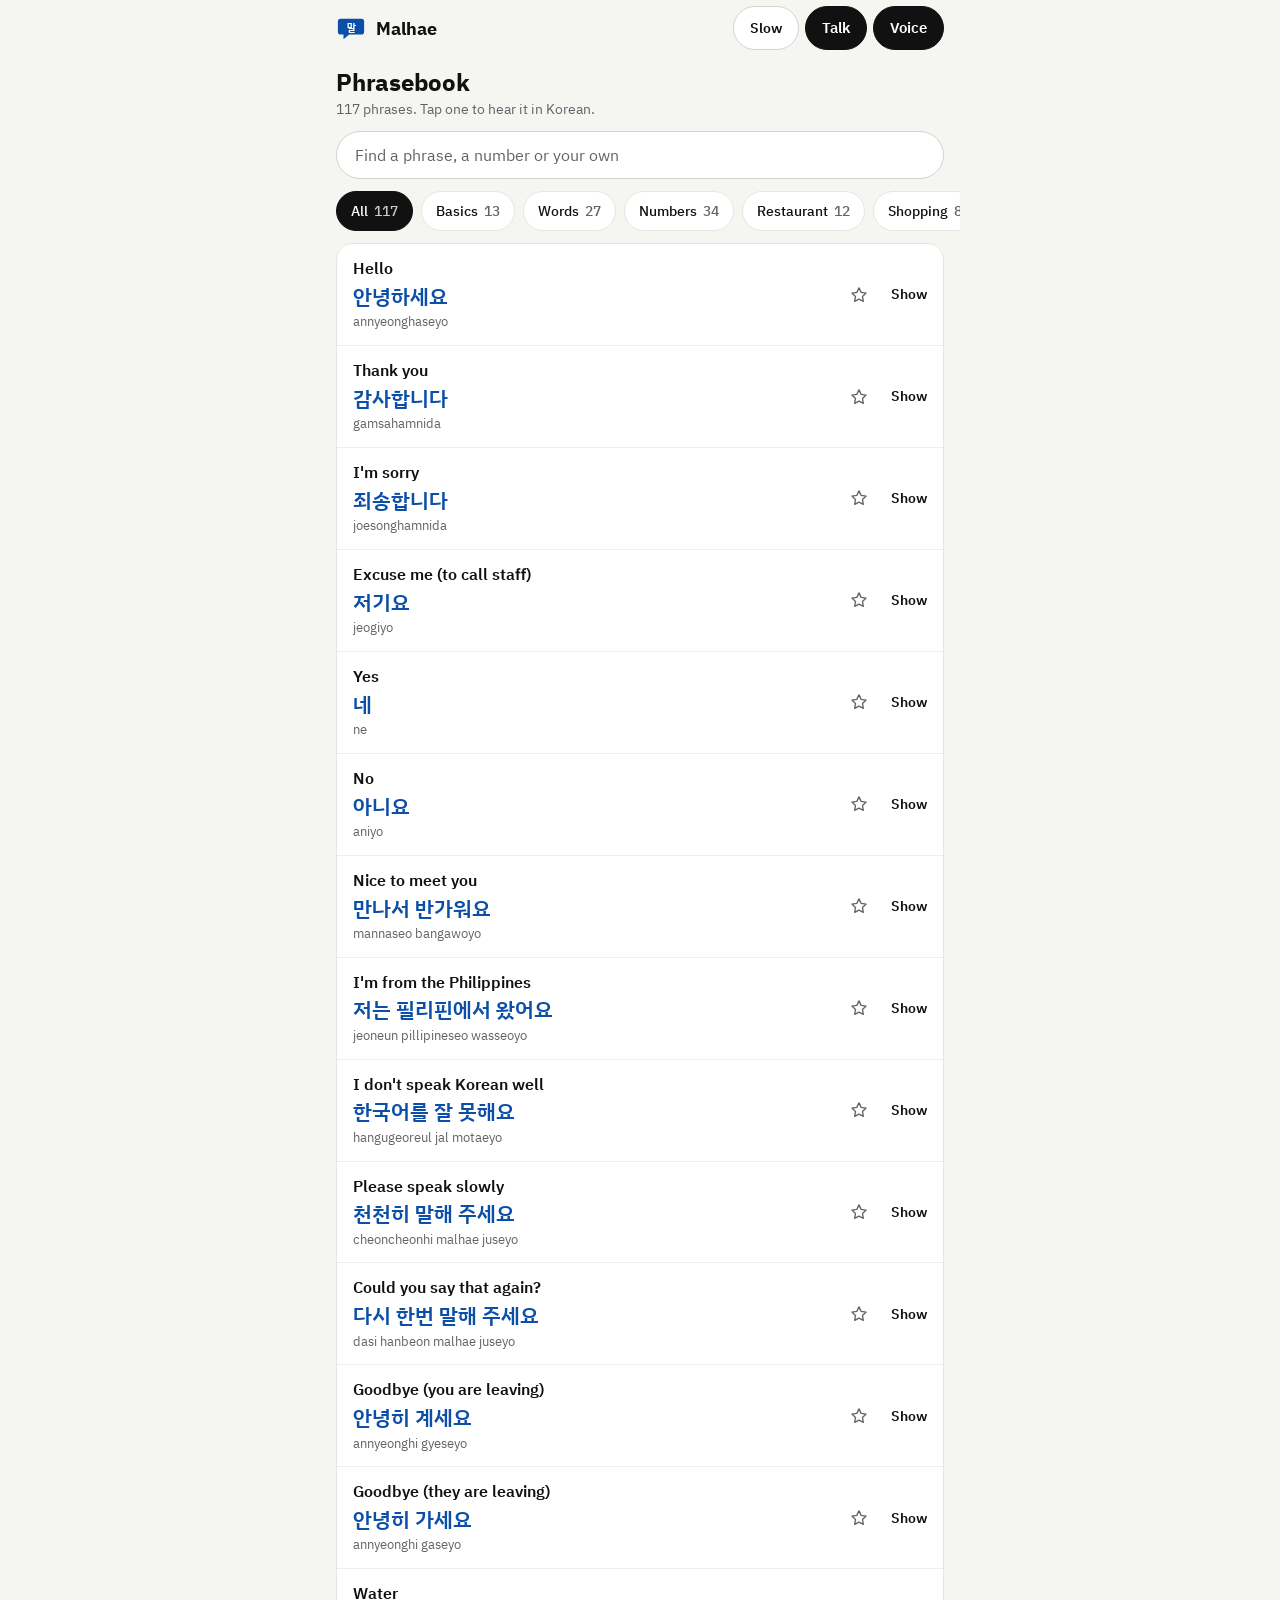
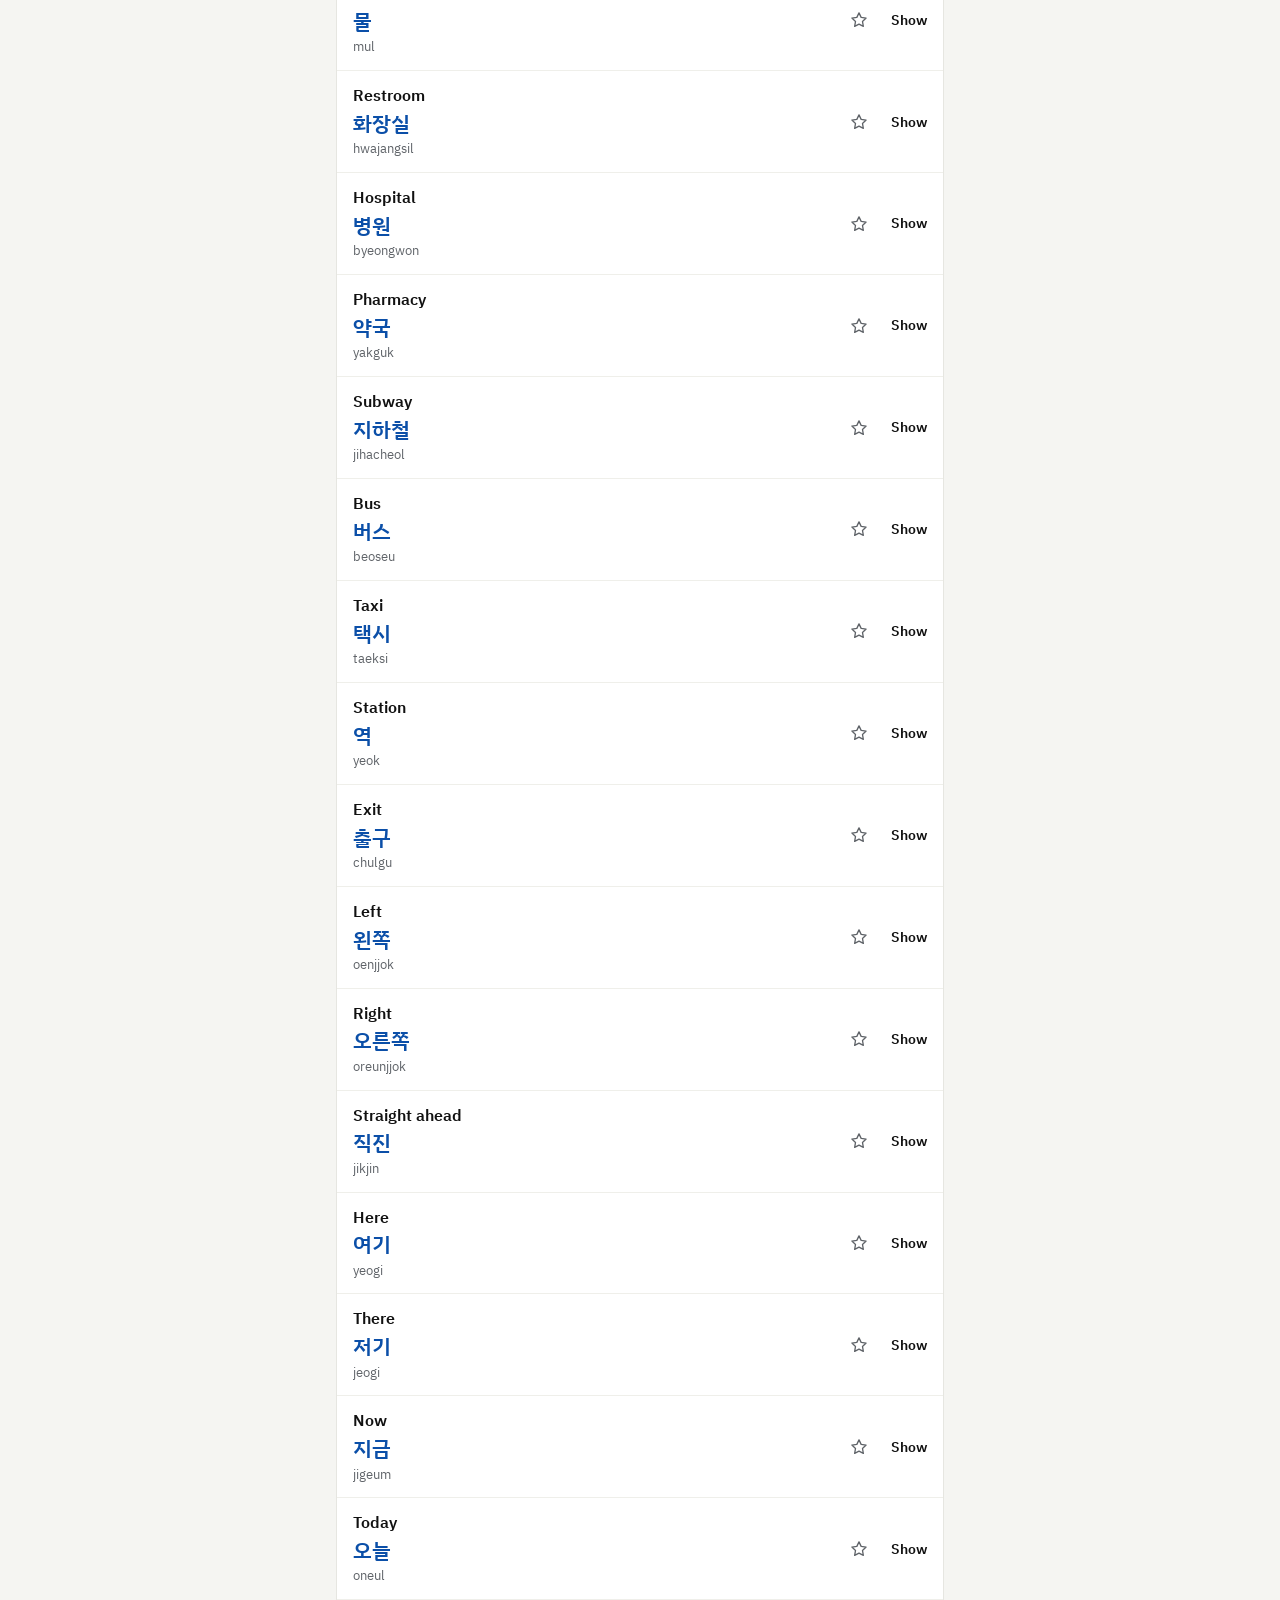
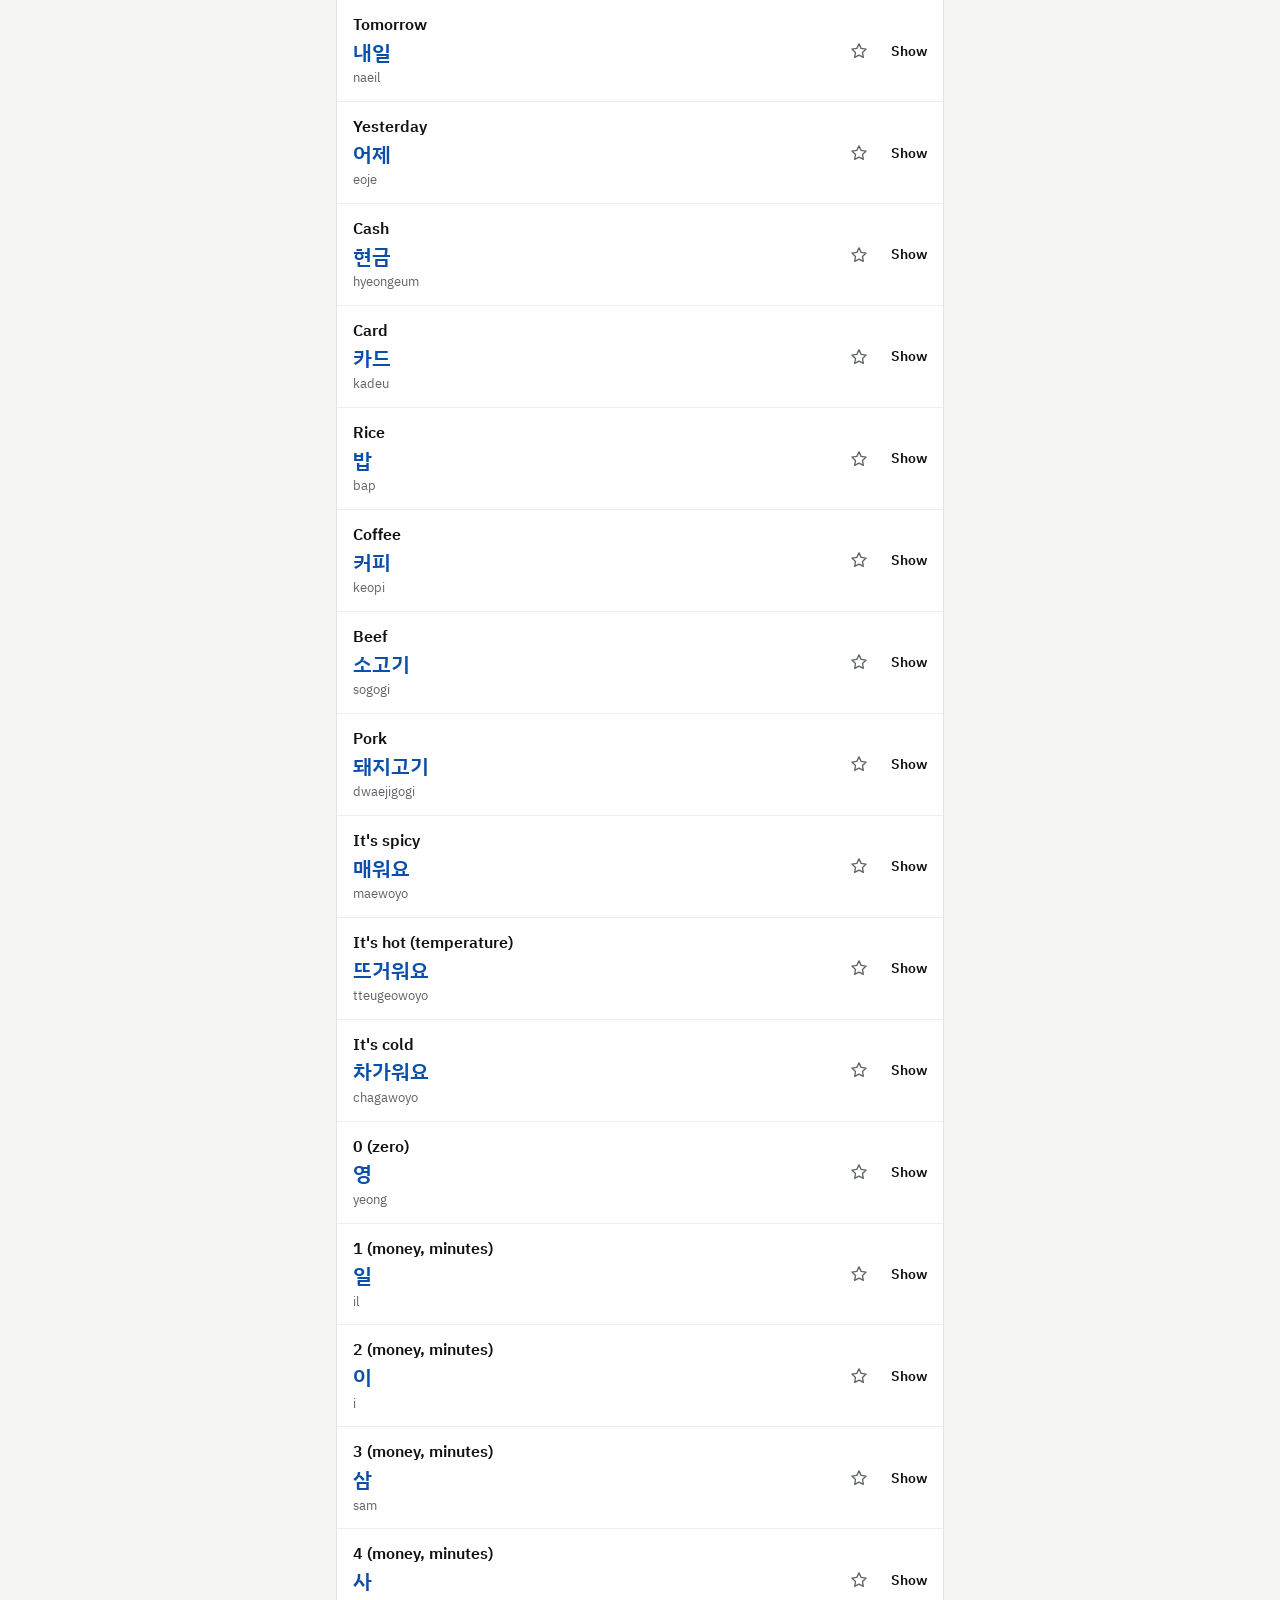
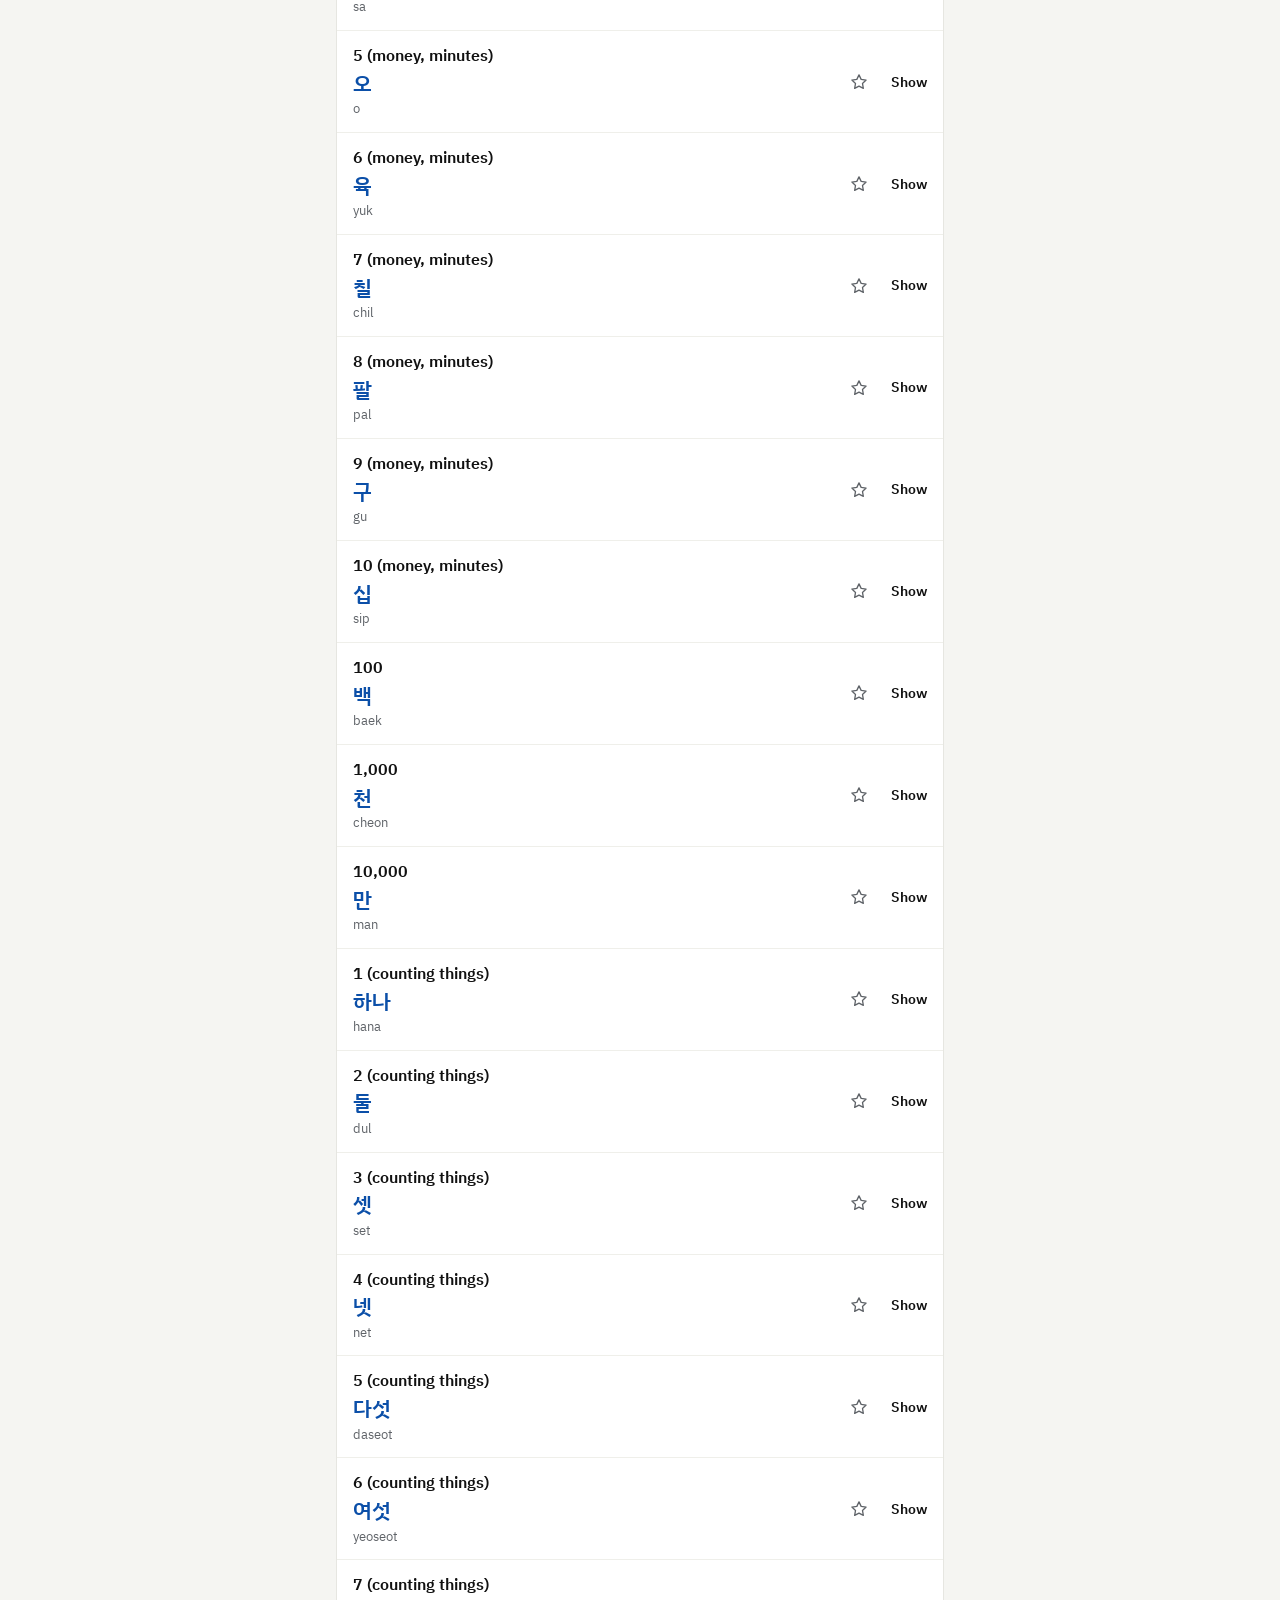
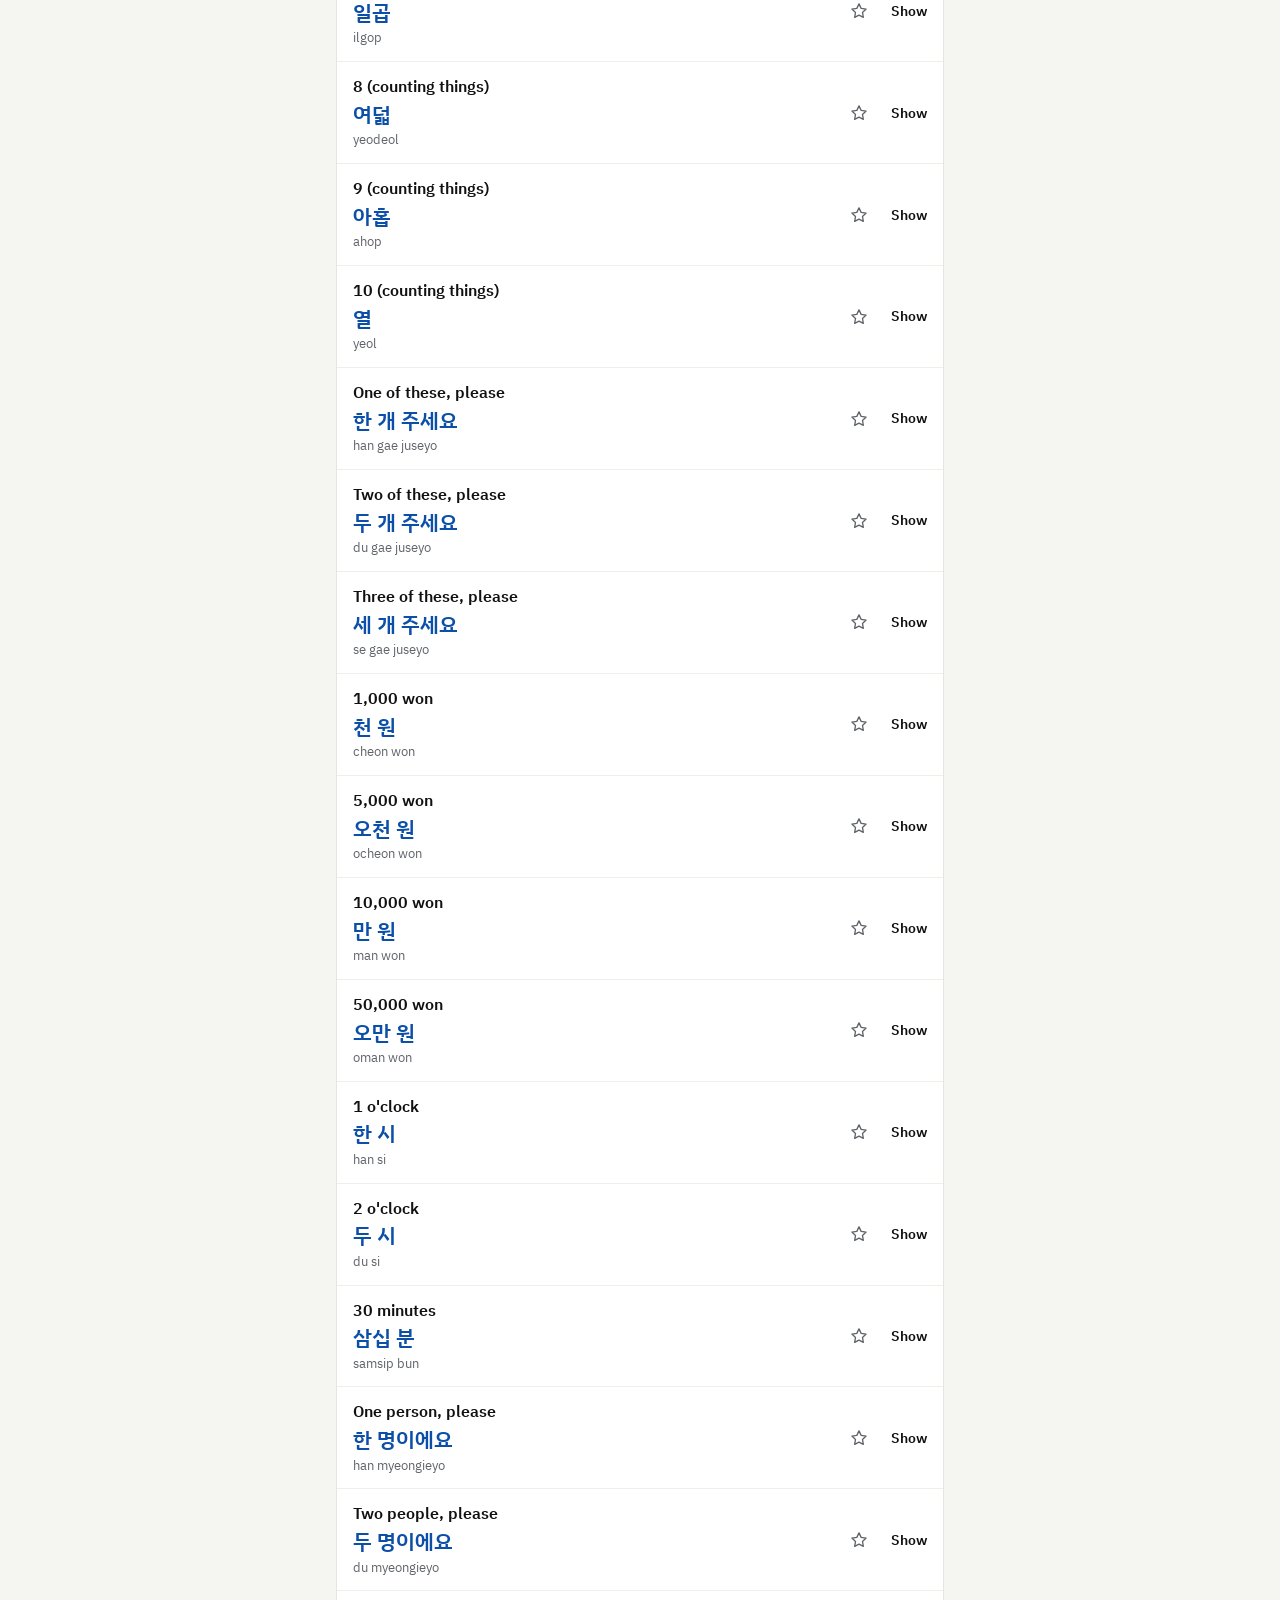
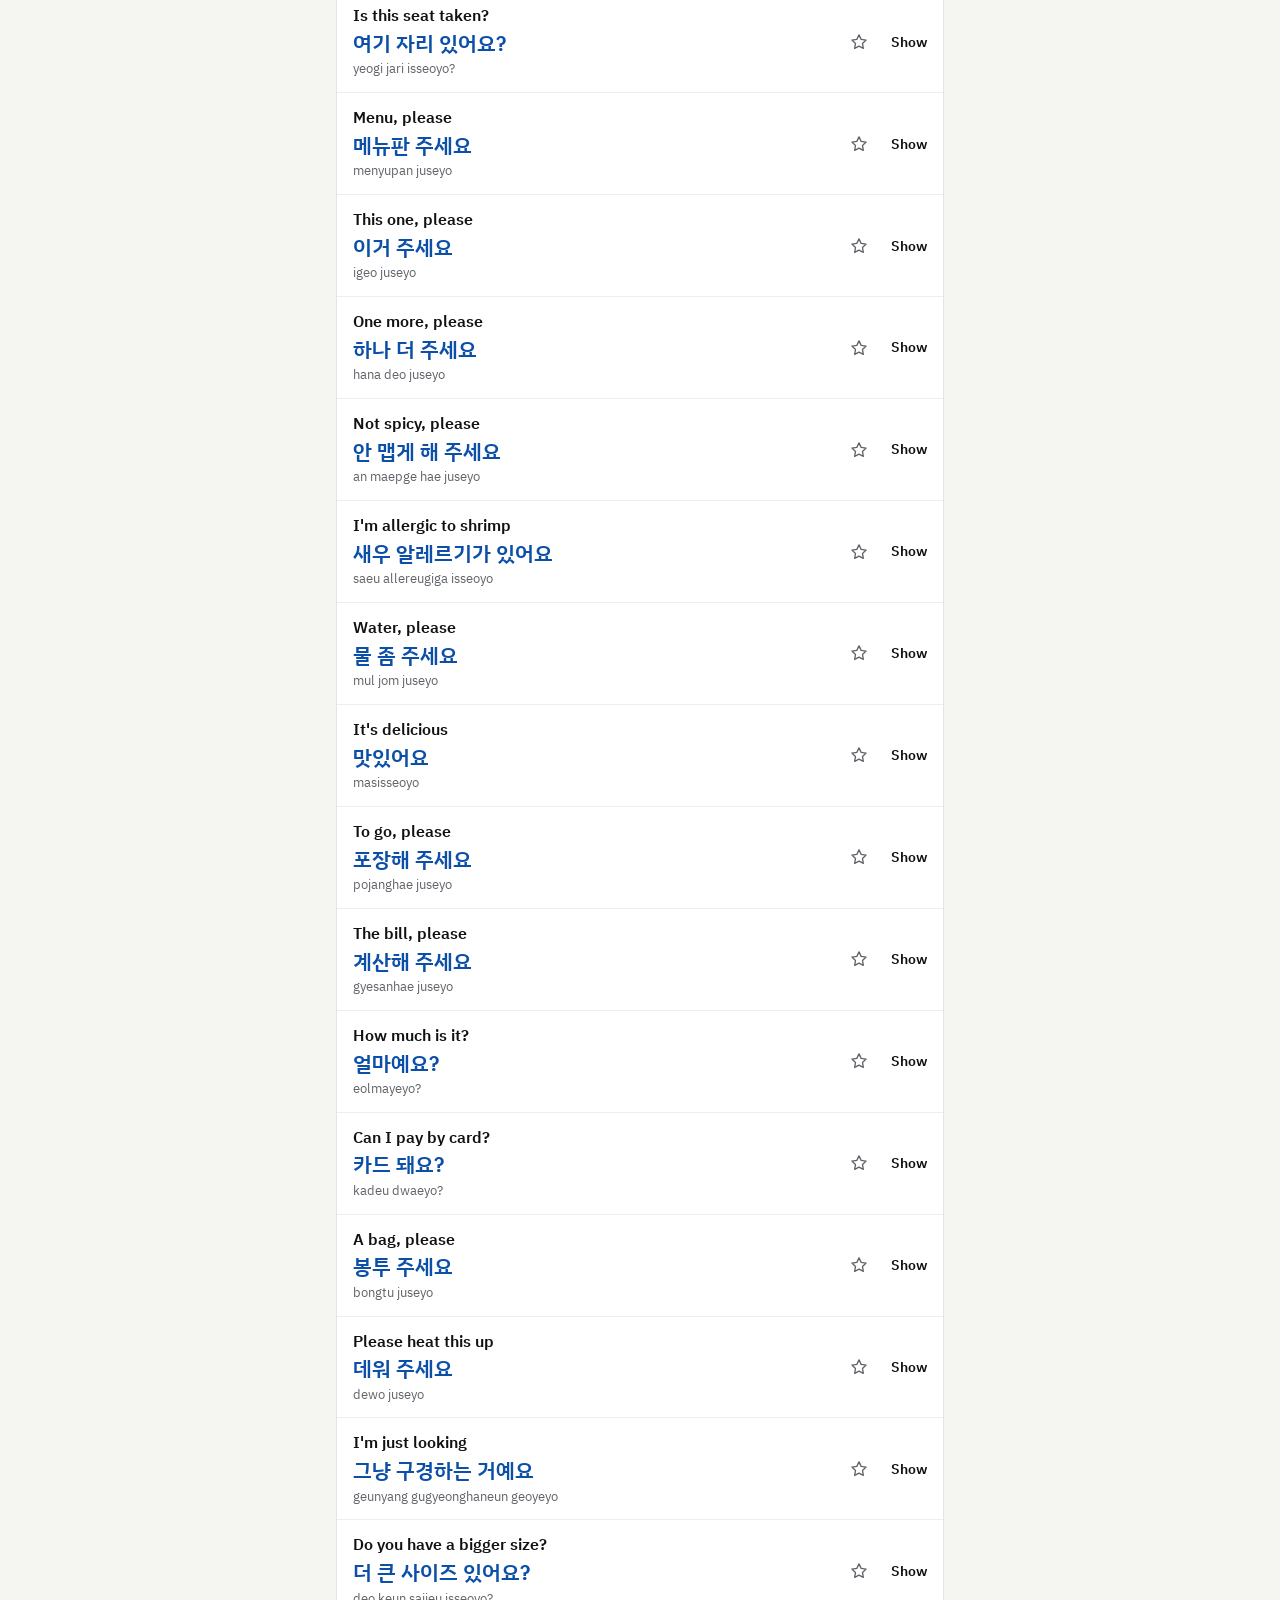
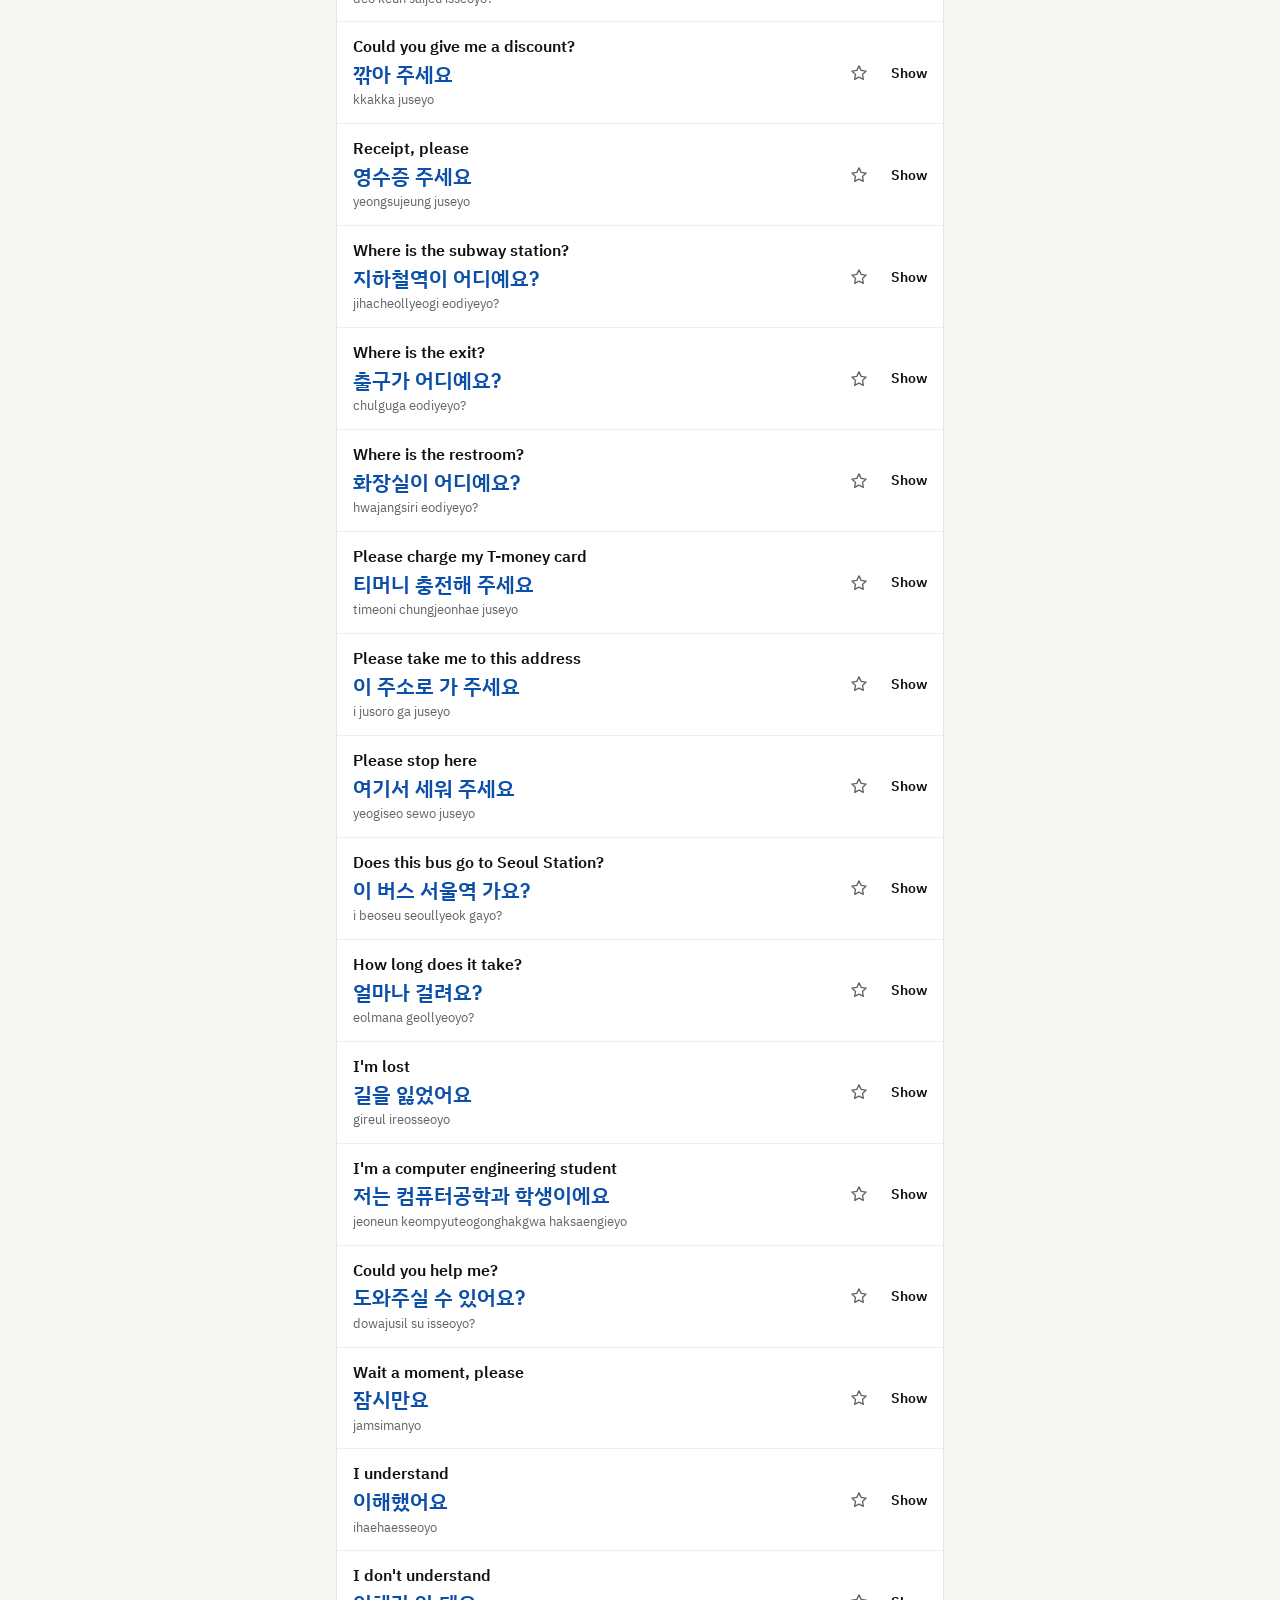
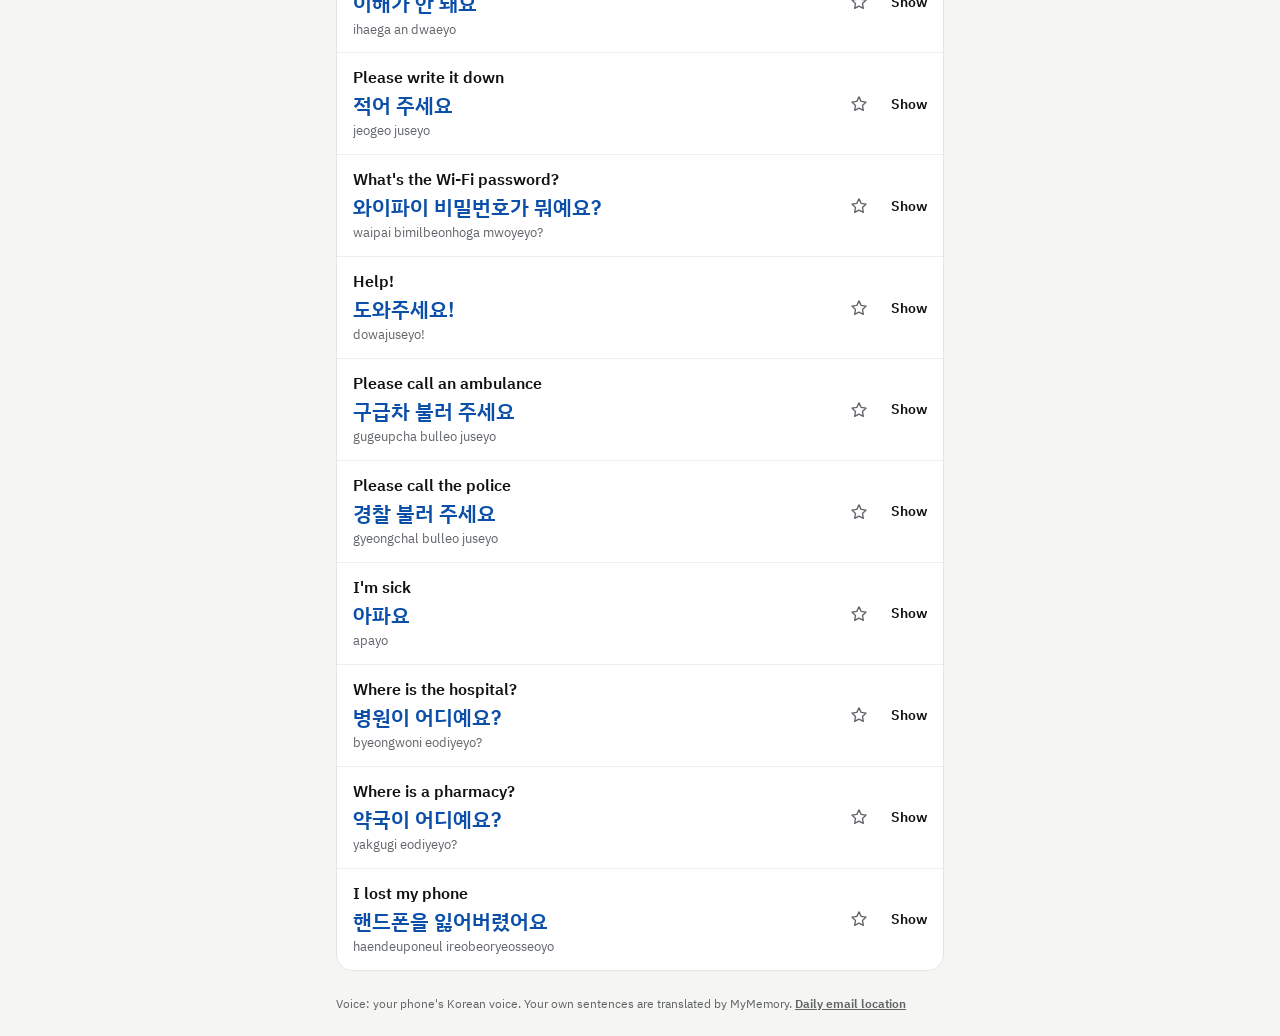
<file: index.html>
<!DOCTYPE html>
<html lang="en">
<head>
  <meta charset="UTF-8">
  <meta name="viewport" content="width=device-width, initial-scale=1, viewport-fit=cover">
  <title>Malhae · Tap English, hear Korean</title>
  <meta name="description" content="A tap-to-speak Korean phrasebook: find or type an English phrase and hear it in Korean.">
  <meta name="theme-color" content="#f5f5f2">
  <link rel="manifest" href="manifest.webmanifest">
  <link rel="icon" href="icon.svg" type="image/svg+xml">
  <link rel="apple-touch-icon" href="icon-180.png">
  <link rel="preconnect" href="https://fonts.googleapis.com">
  <link rel="preconnect" href="https://fonts.gstatic.com" crossorigin>
  <link href="https://fonts.googleapis.com/css2?family=IBM+Plex+Sans+KR:wght@400;500;600;700&display=swap" rel="stylesheet">
  <link rel="stylesheet" href="style.css">
</head>
<body>
  <!-- ============ TOP BAR: the mark, the name, slow speech ============ -->
  <header class="topbar">
    <a class="brand" href="./" aria-label="Malhae home">
      <svg class="mark" viewBox="0 0 32 32" aria-hidden="true"><path d="M5 6h22a3 3 0 0 1 3 3v11a3 3 0 0 1-3 3H14l-6 5v-5H5a3 3 0 0 1-3-3V9a3 3 0 0 1 3-3z"/><text x="16" y="19.5" text-anchor="middle">말</text></svg>
      <span>Malhae</span>
    </a>
    <div class="top-btns">
      <button class="toggle" id="slow" type="button" aria-pressed="false">Slow</button>
      <button class="btn btn--primary" id="talk-open" type="button">Talk</button>
      <a class="btn btn--primary" href="voice.html">Voice</a>
    </div>
  </header>

  <main class="screen">
    <!-- ============ TITLE ROW: the screen's question and the live count ============ -->
    <div class="title-row">
      <h1>Phrasebook</h1>
      <p class="finding" id="finding" aria-live="polite"></p>
    </div>
    <p class="notice" id="notice" hidden></p>

    <!-- ============ FIND OR TYPE: one field filters the phrases and translates your own ============ -->
    <form class="find" id="find" role="search">
      <label class="sr-only" for="q">Find a phrase or type your own English</label>
      <input id="q" type="search" maxlength="160" autocomplete="off" enterkeyhint="search" placeholder="Find a phrase, a number or your own">
      <button class="clear" id="clear" type="button" aria-label="Clear" hidden>×</button>
    </form>

    <!-- ============ TOPICS: counts follow the search ============ -->
    <nav class="chips" id="chips" aria-label="Topics"></nav>

    <!-- ============ PHRASES ============ -->
    <ul class="list" id="list"></ul>
  </main>

  <!-- ============ NOW PLAYING: the last phrase stays one tap away ============ -->
  <section class="player" id="player" aria-label="Last phrase" hidden>
    <div class="player-top">
      <div class="player-text">
        <p class="player-ko" id="player-ko" lang="ko"></p>
        <p class="player-en" id="player-en"></p>
      </div>
      <div class="player-btns">
        <button class="btn btn--primary" id="replay" type="button">Replay</button>
        <button class="btn" id="player-show" type="button">Show</button>
      </div>
    </div>
    <!-- Suggested next: the usual next phrases, plus what you tend to tap next on this phone -->
    <div class="next" id="next" role="group" aria-label="Suggested next phrases" hidden></div>
  </section>

  <!-- ============ SHOW: the Korean as large as the screen allows, for the other person ============ -->
  <div class="show" id="show" role="dialog" aria-modal="true" aria-labelledby="show-ko" hidden>
    <button class="btn show-close" id="show-close" type="button">Close</button>
    <p class="show-ko" id="show-ko" lang="ko"></p>
    <p class="show-en" id="show-en"></p>
    <button class="btn btn--primary show-play" id="show-play" type="button">Play again</button>
  </div>

  <!-- ============ TALK MODE: face to face on one phone ============
       data-turn is who types now: "me" puts my half at the bottom, upright; the other half is turned
       upside down to face the person across the table. "them" swaps the halves so they can type. -->
  <div class="talk" id="talk" data-turn="me" role="dialog" aria-modal="true" aria-label="Talk mode" hidden>

    <!-- Their half, in Korean -->
    <section class="side side--them" lang="ko" aria-label="상대방 화면">
      <div class="said">
        <p class="said-ko" id="t-said"></p>
        <button class="btn" id="t-replay" type="button" hidden>다시 듣기</button>
      </div>
      <div class="replies" id="t-replies"></div>
      <button class="btn btn--wide" id="t-type" type="button">직접 입력하기</button>
      <form class="composer" id="t-form">
        <label class="sr-only" for="t-input">한국어로 입력하세요</label>
        <input id="t-input" type="text" maxlength="160" autocomplete="off" enterkeyhint="send" placeholder="한국어로 입력하세요…">
        <button class="btn btn--primary" type="submit">보내기</button>
      </form>
      <p class="talk-note" id="t-note" aria-live="polite"></p>
    </section>

    <!-- My half, in English -->
    <section class="side side--me" aria-label="Your side">
      <div class="me-head">
        <p class="side-label">Talk mode</p>
        <button class="toggle" id="m-slow" type="button" aria-pressed="false">Slow</button>
        <button class="btn" id="talk-close" type="button">Done</button>
      </div>
      <div class="heard" id="m-heard" aria-live="polite"></div>
      <button class="btn btn--wide turn-me" id="m-back" type="button">Your turn: tap here, then turn the phone to you</button>
      <div class="tiles" id="m-tiles" role="group" aria-label="Tap to say"></div>
      <form class="composer" id="m-form">
        <label class="sr-only" for="m-input">Search or type in English</label>
        <input id="m-input" type="search" maxlength="160" autocomplete="off" enterkeyhint="send" placeholder="Search or type in English…">
        <button class="btn btn--primary" type="submit">Say</button>
      </form>
      <p class="talk-note" id="m-note" aria-live="polite"></p>
    </section>
  </div>

  <footer class="credit">Voice: your phone's Korean voice. Your own sentences are translated by MyMemory.
    <a href="daily.html">Daily email location</a></footer>

  <script src="app.js"></script>
  <script src="daily.js"></script>
</body>
</html>
</file>
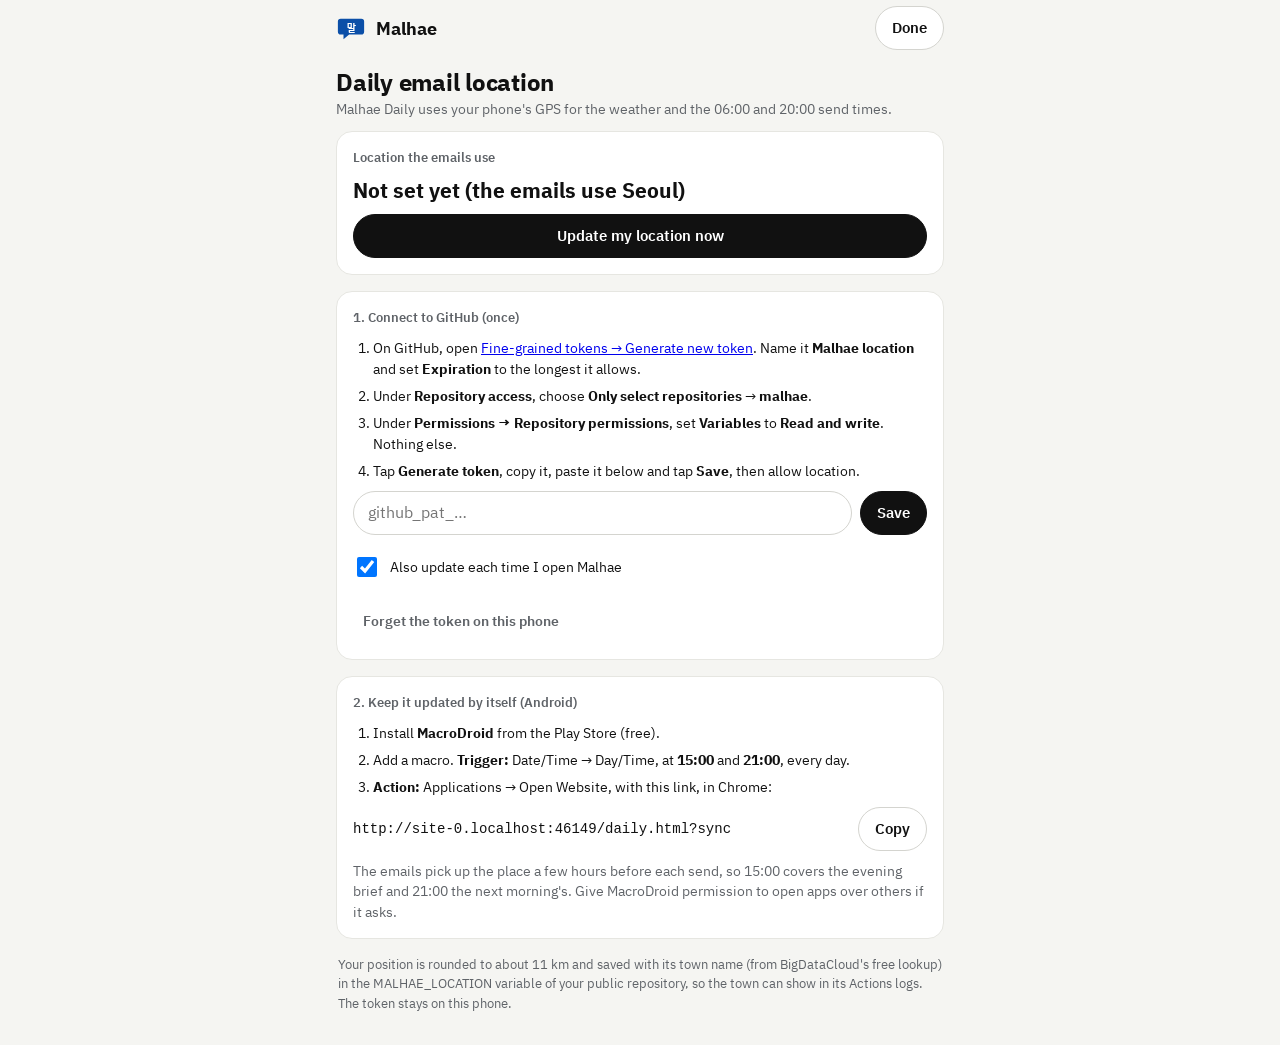
<file: daily.html>
<!DOCTYPE html>
<html lang="en">
<head>
  <meta charset="UTF-8">
  <meta name="viewport" content="width=device-width, initial-scale=1, viewport-fit=cover">
  <title>Malhae Daily · Your location</title>
  <meta name="description" content="Send your phone's location to the Malhae Daily emails.">
  <meta name="theme-color" content="#f5f5f2">
  <link rel="manifest" href="manifest.webmanifest">
  <link rel="icon" href="icon.svg" type="image/svg+xml">
  <link rel="apple-touch-icon" href="icon-180.png">
  <link rel="preconnect" href="https://fonts.googleapis.com">
  <link rel="preconnect" href="https://fonts.gstatic.com" crossorigin>
  <link href="https://fonts.googleapis.com/css2?family=IBM+Plex+Sans+KR:wght@400;500;600;700&display=swap" rel="stylesheet">
  <link rel="stylesheet" href="style.css">
  <link rel="stylesheet" href="daily.css">
</head>
<body>
  <header class="topbar">
    <a class="brand" href="./" aria-label="Malhae home">
      <svg class="mark" viewBox="0 0 32 32" aria-hidden="true"><path d="M5 6h22a3 3 0 0 1 3 3v11a3 3 0 0 1-3 3H14l-6 5v-5H5a3 3 0 0 1-3-3V9a3 3 0 0 1 3-3z"/><text x="16" y="19.5" text-anchor="middle">말</text></svg>
      <span>Malhae</span>
    </a>
    <a class="btn" href="./">Done</a>
  </header>

  <main class="screen daily">
    <div class="title-row">
      <h1>Daily email location</h1>
      <p class="finding">Malhae Daily uses your phone's GPS for the weather and the 06:00 and 20:00 send times.</p>
    </div>

    <!-- ============ NOW: where the emails think you are ============ -->
    <section class="card">
      <p class="card-lbl">Location the emails use</p>
      <p class="where" id="where">Not set yet (the emails use Seoul)</p>
      <p class="when" id="when"></p>
      <button class="btn btn--primary btn--wide" id="update" type="button">Update my location now</button>
      <p class="status" id="status" aria-live="polite"></p>
    </section>

    <!-- ============ SET-UP: done once ============ -->
    <section class="card">
      <p class="card-lbl">1. Connect to GitHub (once)</p>
      <ol class="steps">
        <li>On GitHub, open <a href="https://github.com/settings/personal-access-tokens/new">Fine-grained tokens → Generate new token</a>.
          Name it <b>Malhae location</b> and set <b>Expiration</b> to the longest it allows.</li>
        <li>Under <b>Repository access</b>, choose <b>Only select repositories</b> → <b>malhae</b>.</li>
        <li>Under <b>Permissions → Repository permissions</b>, set <b>Variables</b> to <b>Read and write</b>. Nothing else.</li>
        <li>Tap <b>Generate token</b>, copy it, paste it below and tap <b>Save</b>, then allow location.</li>
      </ol>
      <form class="token" id="token-form">
        <label class="sr-only" for="token">GitHub token</label>
        <input id="token" type="password" autocomplete="off" spellcheck="false" placeholder="github_pat_…">
        <button class="btn btn--primary" type="submit">Save</button>
      </form>
      <label class="auto"><input type="checkbox" id="auto"> Also update each time I open Malhae</label>
      <button class="text-btn" id="forget" type="button">Forget the token on this phone</button>
    </section>

    <!-- ============ BACKGROUND: MacroDroid opens the sync link twice a day ============ -->
    <section class="card">
      <p class="card-lbl">2. Keep it updated by itself (Android)</p>
      <ol class="steps">
        <li>Install <b>MacroDroid</b> from the Play Store (free).</li>
        <li>Add a macro. <b>Trigger:</b> Date/Time → Day/Time, at <b>15:00</b> and <b>21:00</b>, every day.</li>
        <li><b>Action:</b> Applications → Open Website, with this link, in Chrome:</li>
      </ol>
      <p class="gist-id"><code id="sync-link"></code> <button class="btn" id="copy" type="button">Copy</button></p>
      <p class="when">The emails pick up the place a few hours before each send, so 15:00 covers the evening brief
        and 21:00 the next morning's. Give MacroDroid permission to open apps over others if it asks.</p>
    </section>

    <p class="fine">Your position is rounded to about 11 km and saved with its town name (from BigDataCloud's free
      lookup) in the MALHAE_LOCATION variable of your public repository, so the town can show in its Actions logs.
      The token stays on this phone.</p>
  </main>

  <script src="daily.js"></script>
</body>
</html>
</file>
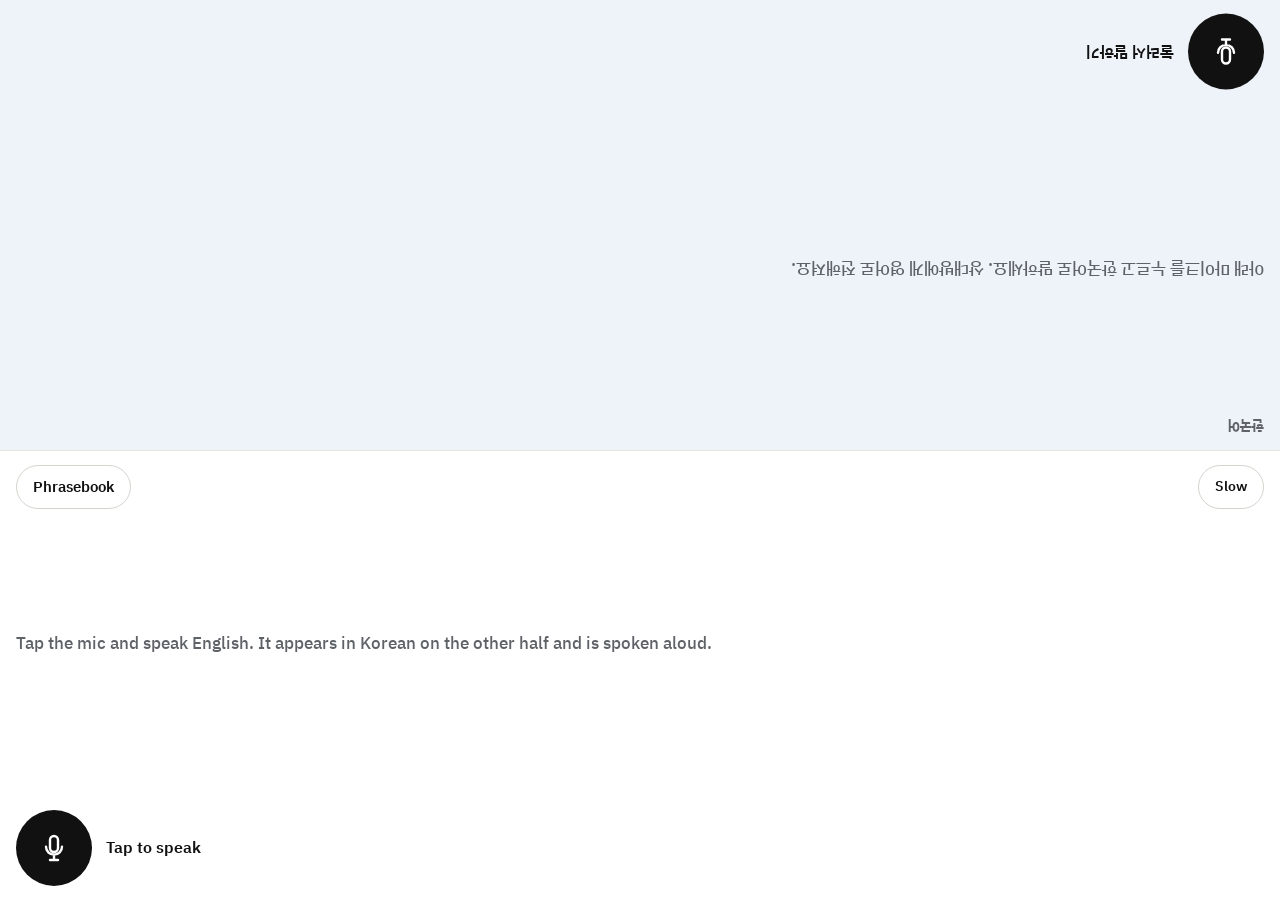
<file: voice.html>
<!DOCTYPE html>
<html lang="en">
<head>
  <meta charset="UTF-8">
  <meta name="viewport" content="width=device-width, initial-scale=1, viewport-fit=cover">
  <title>Malhae Voice · Speak English or Korean</title>
  <meta name="description" content="Face-to-face voice translation between English and Korean on one phone.">
  <meta name="theme-color" content="#f5f5f2">
  <link rel="manifest" href="manifest.webmanifest">
  <link rel="icon" href="icon.svg" type="image/svg+xml">
  <link rel="apple-touch-icon" href="icon-180.png">
  <link rel="preconnect" href="https://fonts.googleapis.com">
  <link rel="preconnect" href="https://fonts.gstatic.com" crossorigin>
  <link href="https://fonts.googleapis.com/css2?family=IBM+Plex+Sans+KR:wght@400;500;600;700&display=swap" rel="stylesheet">
  <link rel="stylesheet" href="style.css">
  <link rel="stylesheet" href="voice.css">
</head>
<body class="voice-page">
  <!-- Two halves on one phone: the Korean half is turned upside down to face the person across the table.
       Each half has its own mic; what one person says appears translated on the other half and is spoken aloud. -->
  <main class="vt">

    <!-- ============ KOREAN HALF (faces the other person) ============ -->
    <section class="vside vside--ko" lang="ko" data-lang="ko" aria-label="한국어">
      <div class="vhead">
        <p class="vlang">한국어</p>
        <button class="btn vreplay" type="button" hidden>다시 듣기</button>
      </div>
      <div class="vmsg">
        <p class="vmain"></p>
        <p class="vorig"></p>
      </div>
      <p class="vlive" aria-live="polite"></p>
      <div class="vmic-wrap">
        <button class="vmic" type="button" aria-pressed="false">
          <svg viewBox="0 0 24 24" aria-hidden="true"><path d="M12 15a3 3 0 0 0 3-3V6a3 3 0 0 0-6 0v6a3 3 0 0 0 3 3zM6 11a6 6 0 0 0 12 0M12 17v4M9 21h6"/></svg>
        </button>
        <p class="vstatus" aria-live="polite"></p>
      </div>
    </section>

    <!-- ============ ENGLISH HALF (faces me) ============ -->
    <section class="vside vside--en" lang="en" data-lang="en" aria-label="English">
      <div class="vhead">
        <a class="btn" href="./">Phrasebook</a>
        <button class="toggle" id="v-slow" type="button" aria-pressed="false">Slow</button>
        <button class="btn vreplay" type="button" hidden>Replay</button>
      </div>
      <div class="vmsg">
        <p class="vmain"></p>
        <p class="vorig"></p>
      </div>
      <p class="vlive" aria-live="polite"></p>
      <div class="vmic-wrap">
        <button class="vmic" type="button" aria-pressed="false">
          <svg viewBox="0 0 24 24" aria-hidden="true"><path d="M12 15a3 3 0 0 0 3-3V6a3 3 0 0 0-6 0v6a3 3 0 0 0 3 3zM6 11a6 6 0 0 0 12 0M12 17v4M9 21h6"/></svg>
        </button>
        <p class="vstatus" aria-live="polite"></p>
      </div>
    </section>

  </main>

  <script src="voice.js"></script>
</body>
</html>
</file>
<file: style.css>
/* ============ TOKENS (taste-skill app-screen rules: neutral chrome, colour only on the Korean) ============ */
:root {
  --ground: #f5f5f2;
  --surface: #ffffff;
  --raised: #f0f0ec;
  --border: #e6e6e1;
  --rule: #efefea;
  --control: #d4d4cf;
  --text: #111111;
  --muted: #5f6368;
  --primary: #111111;        /* near-black fill, white label */
  --accent: #0b4fa8;         /* the one hue: Korean text and the saved star */
  --notice-bg: #fffbeb;
  --notice-border: #fde68a;
  --notice-ink: #92400e;
  --negative: #c4242a;
  --radius-card: 16px;
  --font: "IBM Plex Sans KR", -apple-system, "Apple SD Gothic Neo", "Malgun Gothic", system-ui, sans-serif;
  --pad: 16px;
}

/* ============ BASE ============ */
* { box-sizing: border-box; }
html { -webkit-text-size-adjust: 100%; }
body { margin: 0; background: var(--ground); color: var(--text); font-family: var(--font); font-size: 16px; line-height: 1.45; }
button, input { font: inherit; color: inherit; }
button { cursor: pointer; }
p { margin: 0; }
:focus-visible { outline: 2px solid var(--accent); outline-offset: 2px; }
.sr-only { position: absolute; width: 1px; height: 1px; margin: 0; overflow: hidden; clip: rect(0 0 0 0); white-space: nowrap; }
.topbar, .screen, .credit { max-width: 640px; margin: 0 auto; }

/* ============ TOP BAR ============ */
.topbar {
  position: sticky; top: 0; z-index: 3; display: flex; align-items: center; justify-content: space-between;
  min-height: 56px; padding: env(safe-area-inset-top) var(--pad) 0; background: var(--ground);
}
.brand { display: flex; align-items: center; gap: 10px; color: inherit; text-decoration: none; font-weight: 700; font-size: 18px; }
.mark { width: 30px; height: 30px; }
.mark path { fill: var(--accent); }
.mark text { fill: #fff; font: 700 11px var(--font); }
.toggle {
  min-height: 44px; padding: 0 16px; border: 1px solid var(--control); border-radius: 999px;
  background: var(--surface); font-size: 14px; font-weight: 600;
}
.toggle[aria-pressed="true"] { background: var(--primary); border-color: var(--primary); color: #fff; }
.top-btns { display: flex; gap: 6px; }
.top-btns a.btn { display: inline-flex; align-items: center; text-decoration: none; }

/* ============ TITLE ROW ============ */
.screen { padding: 4px var(--pad) 0; }
.title-row { padding: 8px 0 12px; }
h1 { margin: 0; font-size: 24px; line-height: 1.2; font-weight: 700; letter-spacing: -0.01em; }
.finding { margin-top: 2px; color: var(--muted); font-size: 14px; }
.notice { margin: 0 0 12px; padding: 10px 12px; border: 1px solid var(--notice-border); border-radius: 10px; background: var(--notice-bg); color: var(--notice-ink); font-size: 13px; }

/* ============ FIND FIELD ============ */
.find { position: relative; }
.find input {
  width: 100%; min-height: 48px; padding: 0 48px 0 18px; border: 1px solid var(--control); border-radius: 999px;
  background: var(--surface); font-size: 16px; /* 16px stops iPhone zooming in */
}
.find input::placeholder { color: var(--muted); }
.find input::-webkit-search-cancel-button { display: none; }
.clear { position: absolute; right: 2px; top: 2px; width: 44px; height: 44px; border: 0; background: none; color: var(--muted); font-size: 22px; }

/* ============ TOPIC CHIPS: one row that scrolls inside itself ============ */
.chips { display: flex; gap: 8px; overflow-x: auto; margin: 12px calc(-1 * var(--pad)) 12px; padding: 0 var(--pad); scrollbar-width: none; }
.chips::-webkit-scrollbar { display: none; }
.chips button {
  flex: none; min-height: 40px; padding: 0 14px; border: 1px solid var(--border); border-radius: 999px;
  background: var(--surface); font-size: 14px; font-weight: 500;
}
.chips button .n { margin-left: 6px; color: var(--muted); font-variant-numeric: tabular-nums; }
.chips button[aria-pressed="true"] { background: var(--primary); border-color: var(--primary); color: #fff; }
.chips button[aria-pressed="true"] .n { color: #c9c9c9; }

/* ============ THE LIST: one card, rows split by rules ============ */
.list { list-style: none; margin: 0 0 24px; padding: 0; background: var(--surface); border: 1px solid var(--border); border-radius: var(--radius-card); overflow: hidden; }
.list:empty { display: none; }
.row { display: flex; align-items: stretch; border-top: 1px solid var(--rule); }
.row:first-child { border-top: 0; }
.say { flex: 1; min-width: 0; padding: 14px 4px 14px 16px; border: 0; background: none; text-align: left; }
.say .en { display: block; font-size: 16px; font-weight: 600; line-height: 1.3; }
.say .ko { display: block; margin-top: 4px; color: var(--accent); font-size: 21px; font-weight: 600; line-height: 1.3; word-break: keep-all; overflow-wrap: anywhere; }
.say .rom { display: block; margin-top: 2px; color: var(--muted); font-size: 13px; }
.row.is-playing { background: var(--raised); }
.acts { display: flex; align-items: center; padding-right: 6px; }
.icon-btn { width: 44px; height: 44px; display: grid; place-items: center; border: 0; background: none; color: var(--muted); }
.icon-btn svg { width: 20px; height: 20px; fill: none; stroke: currentColor; stroke-width: 1.6; stroke-linejoin: round; }
.icon-btn[aria-pressed="true"] { color: var(--accent); }
.icon-btn[aria-pressed="true"] svg { fill: currentColor; }
.text-btn { min-height: 44px; padding: 0 10px; border: 0; background: none; color: var(--text); font-size: 14px; font-weight: 600; }

/* The "translate your own" row and its states */
.row--own .say .en { font-weight: 500; }
.row--own .say .en strong { font-weight: 700; }
.row--own .label { display: block; color: var(--muted); font-size: 13px; margin-bottom: 2px; }
.bar { display: block; width: 62%; height: 21px; margin-top: 6px; border-radius: 4px; background: var(--raised); }
.err { display: block; margin-top: 4px; color: var(--text); font-size: 14px; }
.err::before { content: ""; display: inline-block; width: 8px; height: 8px; margin-right: 8px; border-radius: 50%; background: var(--negative); }
.empty { padding: 16px; color: var(--muted); font-size: 14px; }

/* ============ NOW PLAYING: floats, so it may carry a shadow ============ */
.player {
  position: fixed; left: 0; right: 0; bottom: 0; z-index: 4; display: flex; flex-direction: column; gap: 10px;
  max-width: 640px; margin: 0 auto; padding: 12px var(--pad) max(12px, env(safe-area-inset-bottom));
  background: var(--surface); border-top: 1px solid var(--border); box-shadow: 0 -2px 8px rgba(0, 0, 0, 0.06);
}
.player[hidden] { display: none; }
.player-top { display: flex; align-items: center; gap: 12px; }
.player-text { flex: 1; min-width: 0; }
/* Suggested next: four big tiles, English over Korean, one tap plays */
.next { display: grid; grid-template-columns: 1fr 1fr; gap: 8px; }
.next[hidden] { display: none; }
.next-lbl { grid-column: 1 / -1; color: var(--muted); font-size: 13px; font-weight: 600; }

/* A say-it tile, shared by the player and Talk mode */
.tile {
  display: flex; flex-direction: column; justify-content: center; min-height: 64px; padding: 8px 12px;
  border: 1px solid var(--border); border-radius: 14px; background: var(--raised); text-align: left;
}
.tile .en { font-size: 14px; font-weight: 600; line-height: 1.25; }
.tile .ko { margin-top: 2px; color: var(--accent); font-size: 15px; font-weight: 600; line-height: 1.25; word-break: keep-all; }
.tile:active, .say:active, .reply:active { background: var(--active, #e4e4df); }
.player-ko { color: var(--accent); font-size: 20px; font-weight: 600; line-height: 1.25; word-break: keep-all; overflow-wrap: anywhere; }
.player-en { color: var(--muted); font-size: 13px; white-space: nowrap; overflow: hidden; text-overflow: ellipsis; }
.player-btns { display: flex; gap: 8px; }
body.has-player .screen { padding-bottom: 260px; }
.btn { min-height: 44px; padding: 0 16px; border: 1px solid var(--control); border-radius: 999px; background: var(--surface); font-size: 15px; font-weight: 600; }
.btn--primary { background: var(--primary); border-color: var(--primary); color: #fff; }

/* ============ SHOW ============ */
.show {
  position: fixed; inset: 0; z-index: 10; display: flex; flex-direction: column; justify-content: center; gap: 20px;
  padding: max(24px, env(safe-area-inset-top)) 24px max(24px, env(safe-area-inset-bottom)); background: var(--surface);
}
.show[hidden] { display: none; }
.show-close { position: absolute; top: max(16px, env(safe-area-inset-top)); right: 16px; }
.show-ko { color: var(--text); font-size: clamp(40px, 11vw, 96px); font-weight: 700; line-height: 1.2; word-break: keep-all; overflow-wrap: anywhere; }
.show-en { color: var(--muted); font-size: 18px; }
.show-play { align-self: flex-start; min-height: 52px; padding: 0 24px; font-size: 17px; }

/* ============ CREDIT ============ */
.credit { padding: 0 var(--pad) 24px; color: var(--muted); font-size: 12px; }
.credit a { color: inherit; font-weight: 600; }
body.has-player .credit { padding-bottom: 270px; }

/* ============ TALK MODE ============ */
.talk { position: fixed; inset: 0; z-index: 8; display: flex; flex-direction: column; height: 100dvh; background: var(--ground); }
.talk[hidden] { display: none; }
body.in-talk { overflow: hidden; }
.side { flex: 1 1 0; min-height: 0; overflow-y: auto; display: flex; flex-direction: column; gap: 10px; padding: 14px var(--pad); }
.side--them { background: #eef3fa; } /* one tone step: their half reads apart from mine */
/* My half takes only the room it needs, so all of their replies fit without scrolling */
.side--me { flex: 0 0 auto; max-height: 62%; background: var(--surface); border-top: 1px solid var(--border); }
/* Whose turn: the side that types sits at the bottom, upright; the other faces the person across */
.talk[data-turn="me"] .side--them, .talk[data-turn="them"] .side--me { order: 0; transform: rotate(180deg); }
.talk[data-turn="me"] .side--me, .talk[data-turn="them"] .side--them { order: 1; padding-bottom: max(14px, env(safe-area-inset-bottom)); }
.talk[data-turn="them"] .side--me { border-top: 0; border-bottom: 1px solid var(--border); }
.side-label { color: var(--muted); font-size: 13px; font-weight: 600; }

/* Their half: what I said, big; their one-tap replies */
.said { display: flex; align-items: center; gap: 12px; min-height: 64px; }
.said-ko { flex: 1; font-size: clamp(26px, 7vw, 40px); font-weight: 700; line-height: 1.2; word-break: keep-all; overflow-wrap: anywhere; }
.said-ko.is-hint { color: var(--muted); font-size: 16px; font-weight: 500; }
.replies { display: grid; grid-template-columns: repeat(4, 1fr); gap: 6px; }
.reply { min-height: 44px; padding: 4px 6px; border: 1px solid #cfdbec; border-radius: 12px; background: var(--surface); font-size: 14px; font-weight: 600; line-height: 1.2; word-break: keep-all; }
.btn--wide { width: 100%; }
.composer { display: flex; gap: 8px; }
.composer input { flex: 1; min-width: 0; min-height: 48px; padding: 0 16px; border: 1px solid var(--control); border-radius: 999px; background: var(--surface); font-size: 16px; }
.composer input::-webkit-search-cancel-button { display: none; }
.talk-note { min-height: 0; color: var(--muted); font-size: 13px; }
.talk-note:empty { display: none; }
/* Only the side whose turn it is can type; while they type, my half shows the button that takes the turn back */
.talk[data-turn="me"] #t-form, .talk[data-turn="them"] #t-type,
.talk[data-turn="them"] #m-form, .talk[data-turn="them"] #m-tiles, .talk[data-turn="them"] .me-head .toggle { display: none; }
.turn-me { display: none; }
.talk[data-turn="them"] .turn-me { display: block; }

/* My half: what they said, big; four tiles; search or type */
.me-head { display: flex; align-items: center; gap: 8px; }
.me-head .side-label { margin-right: auto; }
.heard { min-height: 56px; }
.heard .en { font-size: clamp(22px, 6vw, 32px); font-weight: 700; line-height: 1.2; }
.heard .ko { margin-top: 2px; color: var(--muted); font-size: 14px; }
.heard .hint { color: var(--muted); font-size: 15px; }
.tiles { display: grid; grid-template-columns: 1fr 1fr; gap: 8px; }

/* Short phones (iPhone SE and similar): tighter Talk mode so both halves still fit */
@media (max-height: 740px) {
  .side { gap: 6px; padding-top: 10px; padding-bottom: 10px; }
  .me-head .btn, .me-head .toggle { min-height: 40px; }
  .heard { min-height: 0; }
  .heard .en { font-size: 20px; }
  .talk .tile { min-height: 50px; padding: 6px 10px; }
  .talk .tile .en { font-size: 13px; }
  .talk .tile .ko { font-size: 14px; }
  .said { min-height: 0; }
  .said-ko { font-size: 24px; }
  .said-ko.is-hint { font-size: 14px; }
  .reply { min-height: 38px; font-size: 13px; }
  .composer input, .talk .btn--wide { min-height: 44px; }
}

@media (prefers-reduced-motion: no-preference) {
  .row, .chips button, .toggle, .btn { transition: background-color 150ms ease, color 150ms ease; }
}
</file>
<file: daily.css>
/* ============ DAILY EMAIL LOCATION PAGE (tokens come from style.css) ============ */
.daily { padding-bottom: max(24px, env(safe-area-inset-bottom)); }
.card {
  display: flex; flex-direction: column; gap: 10px; margin-bottom: 16px; padding: var(--pad);
  background: var(--surface); border: 1px solid var(--border); border-radius: var(--radius-card);
}
.card-lbl { color: var(--muted); font-size: 13px; font-weight: 600; }
.where { font-size: 21px; font-weight: 700; line-height: 1.3; overflow-wrap: anywhere; }
.when, .status, .fine { color: var(--muted); font-size: 14px; }
.when:empty, .status:empty { display: none; }
.topbar > a.btn { display: inline-flex; align-items: center; color: inherit; text-decoration: none; }
.steps { margin: 0; padding-left: 20px; font-size: 14px; line-height: 1.5; }
.steps li + li { margin-top: 6px; }
.token { display: flex; gap: 8px; }
.token input {
  flex: 1; min-width: 0; min-height: 44px; padding: 0 14px; border: 1px solid var(--control); border-radius: 999px;
  background: var(--surface); font-size: 16px;
}
.gist-id { display: flex; align-items: center; gap: 8px; overflow-wrap: anywhere; }
.gist-id code { flex: 1; min-width: 0; font-size: 14px; }
.auto { display: flex; align-items: center; gap: 10px; min-height: 44px; font-size: 14px; }
.auto input { width: 20px; height: 20px; }
.text-btn { align-self: flex-start; color: var(--muted); }
.fine { padding: 0 2px 8px; font-size: 13px; line-height: 1.5; }
</file>
<file: voice.css>
/* ============ VOICE PAGE: two halves, each with its own mic (tokens come from style.css) ============ */
body.voice-page { overflow: hidden; }
.vt { display: flex; flex-direction: column; height: 100dvh; }
.vside { flex: 1 1 0; min-height: 0; display: flex; flex-direction: column; gap: 8px; padding: 14px var(--pad); }
/* The Korean half faces the person across the table */
.vside--ko { transform: rotate(180deg); background: #eef3fa; }
.vside--en { background: var(--surface); border-top: 1px solid var(--border); padding-bottom: max(14px, env(safe-area-inset-bottom)); }

.vhead { display: flex; align-items: center; gap: 8px; }
.vlang { margin-right: auto; color: var(--muted); font-size: 14px; font-weight: 700; }
.vside--en .vhead .btn:first-child { margin-right: auto; text-decoration: none; display: inline-flex; align-items: center; color: inherit; }

/* What the other person said, translated for this half: the biggest text on it */
.vmsg { flex: 1; min-height: 0; overflow-y: auto; display: flex; flex-direction: column; justify-content: center; }
.vmain { font-size: clamp(26px, 7.5vw, 44px); font-weight: 700; line-height: 1.2; word-break: keep-all; overflow-wrap: anywhere; }
.vmain.is-hint { color: var(--muted); font-size: 17px; font-weight: 500; line-height: 1.45; }
.vorig { margin-top: 6px; color: var(--muted); font-size: 15px; overflow-wrap: anywhere; }
.vorig:empty { display: none; }
/* Words appearing live while this half's person is speaking */
.vlive { min-height: 1.4em; color: var(--accent); font-size: 17px; font-weight: 600; overflow-wrap: anywhere; }

/* The mic: round (like a record button), big enough for a thumb */
.vmic-wrap { display: flex; align-items: center; gap: 14px; }
.vmic {
  flex: none; width: 76px; height: 76px; display: grid; place-items: center;
  border: 0; border-radius: 50%; background: var(--primary); color: #fff;
}
.vmic svg { width: 32px; height: 32px; fill: none; stroke: currentColor; stroke-width: 1.8; stroke-linecap: round; stroke-linejoin: round; }
.vmic[aria-pressed="true"] { background: var(--accent); }
.vmic:disabled { opacity: 0.4; }
.vstatus { color: var(--text); font-size: 16px; font-weight: 600; }
.vstatus.is-error { color: var(--negative); }

@media (prefers-reduced-motion: no-preference) {
  /* A ring spreads from the mic while it listens */
  .vmic[aria-pressed="true"] { animation: listen 1.4s ease-out infinite; }
  @keyframes listen { 0% { box-shadow: 0 0 0 0 rgba(11, 79, 168, 0.45); } 100% { box-shadow: 0 0 0 18px rgba(11, 79, 168, 0); } }
}
@media (max-height: 700px) {
  .vmic { width: 64px; height: 64px; }
  .vmain { font-size: 24px; }
}
</file>
